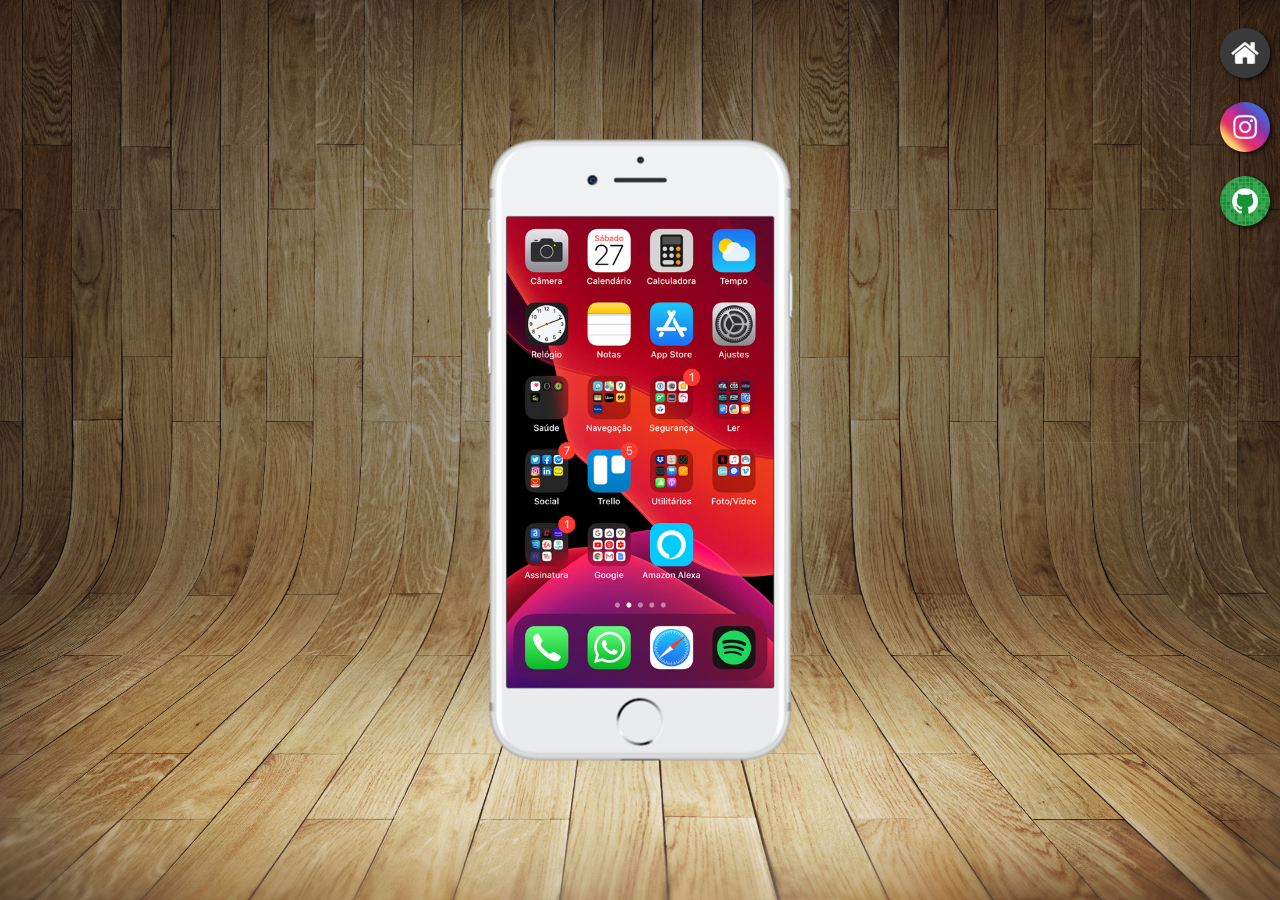
<file: index.html>
<!DOCTYPE html>
<html lang="pt-br">
<head>
    <meta charset="UTF-8">
    <meta name="viewport" content="width=device-width, initial-scale=1.0">
    <title>Projeto Social</title>
    <link rel="shortcut icon" href="favicon.ico" type="image/x-icon">
    <link rel="stylesheet" href="estilo/style.css">
</head>
<body>
    <main>
        <section id="telefone">
            <iframe src="home.html" frameborder="0" name="tela" id="tela"></iframe>
        </section><br>
        <section id="redes-socias">
            <a href="home.html" target="tela"><img src="imagens/logo-home.jpg" alt="home"></a><br>
            <a href="instagram.html" target="tela"><img src="imagens/logo-instagram.jpg" alt="instagram"></a><br>
            <a href="github.html" target="tela"><img src="imagens/logo-github.jpg" alt="github"></a><br>
        </section>
    </main>
</body>
</html>
</file>
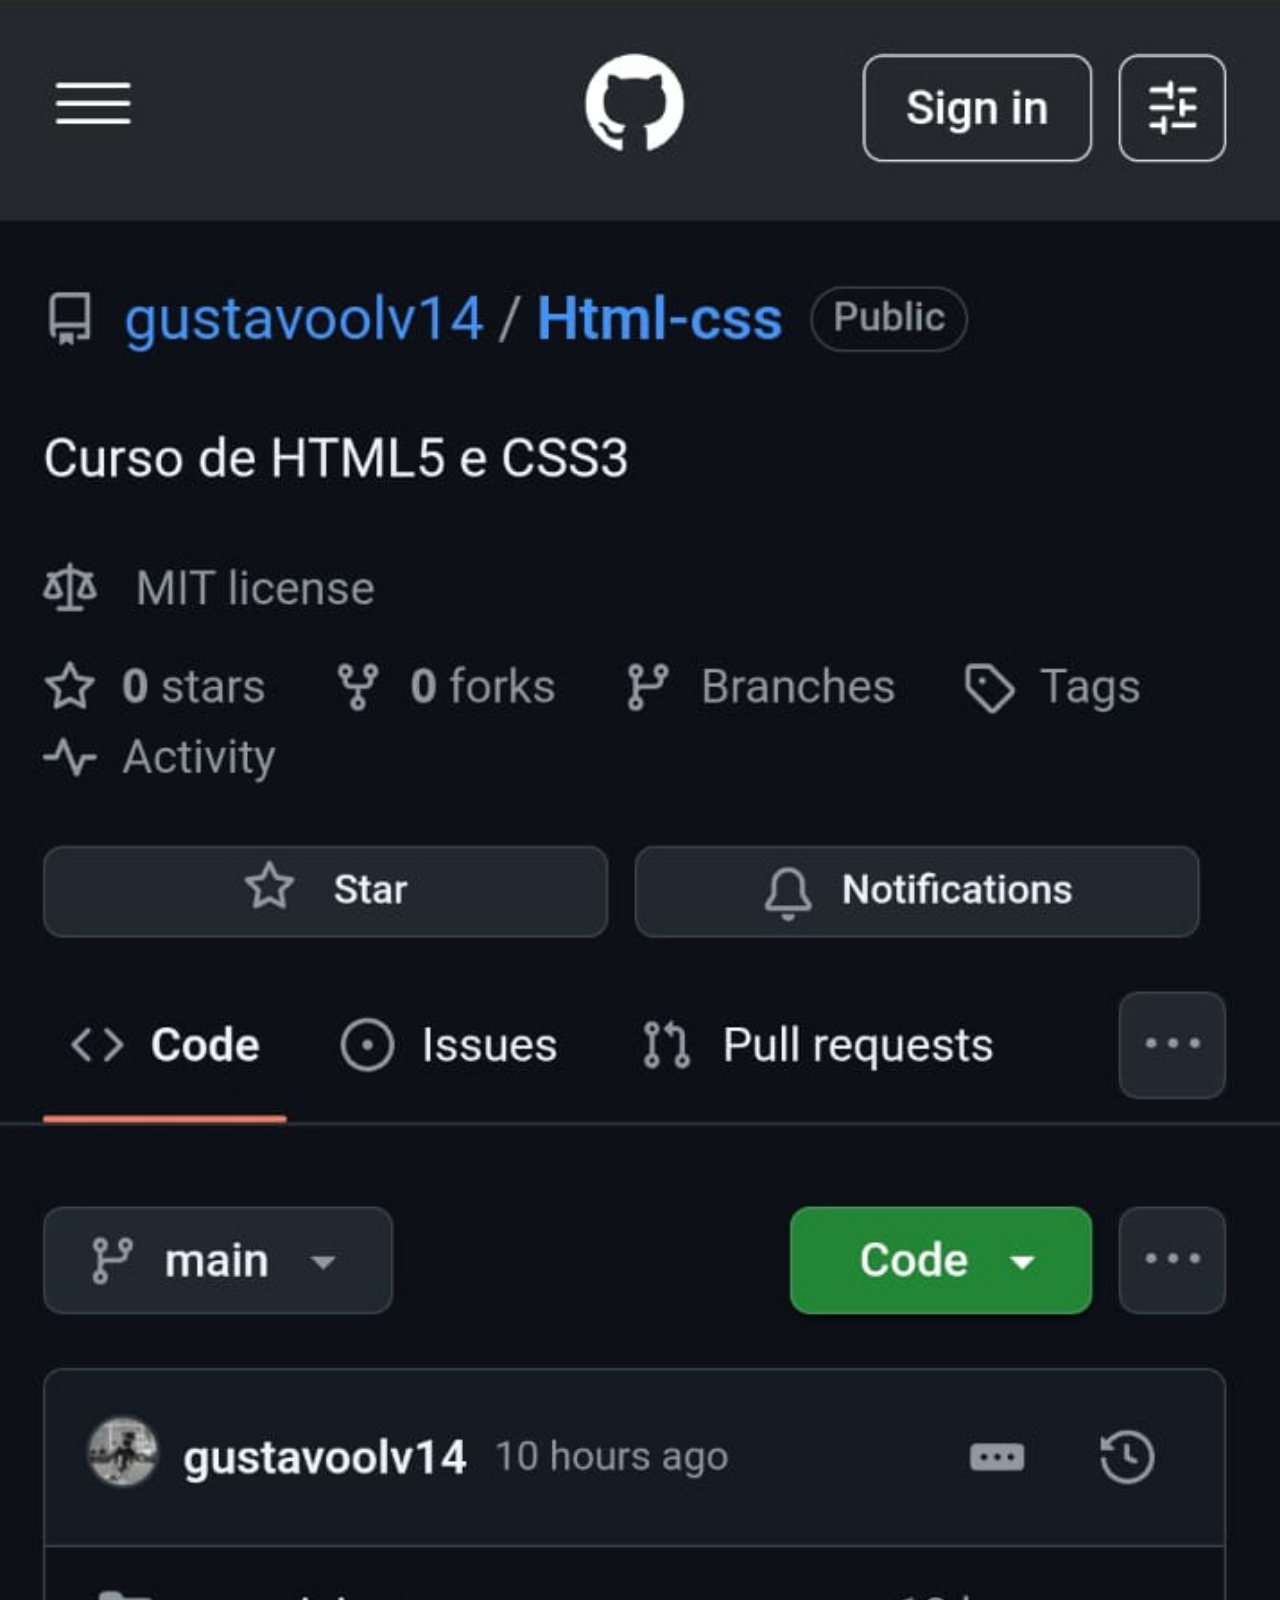
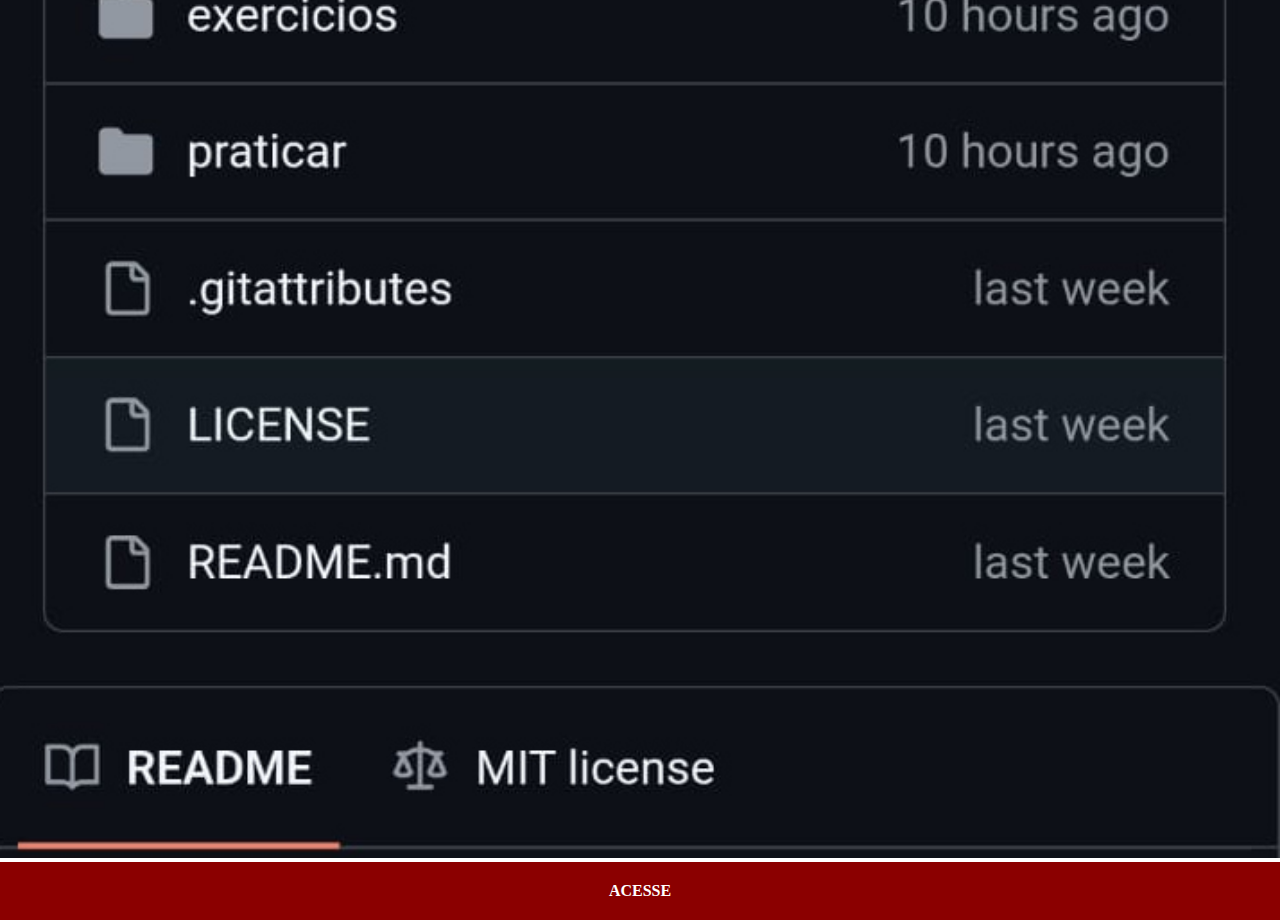
<file: github.html>
<!DOCTYPE html>
<html lang="pt-br">
<head>
    <meta charset="UTF-8">
    <meta name="viewport" content="width=device-width, initial-scale=1.0">
    <title>Github</title>
    <style>
        *{
            padding: 0px;
            margin: 0px;
        }
        ::-webkit-scrollbar{
            width: 0px;
            height: 0px;
        }
        img{
            width:100vw ;
        }
        a{
            display: block;
            background-color: darkred;
            padding: 20px;
            text-align: center;
            text-decoration: none;
            font-weight: bolder;
            color: white;
        }
        a:hover{
            background-color: red;
        }
    </style>
</head>
<body>
    <img src="imagens/github001.jpeg" alt="GitHub">
    <a href="https://github.com/gustavoolv14?tab=repositorios" target="_blank">ACESSE</a>
</body>
</html>
</file>
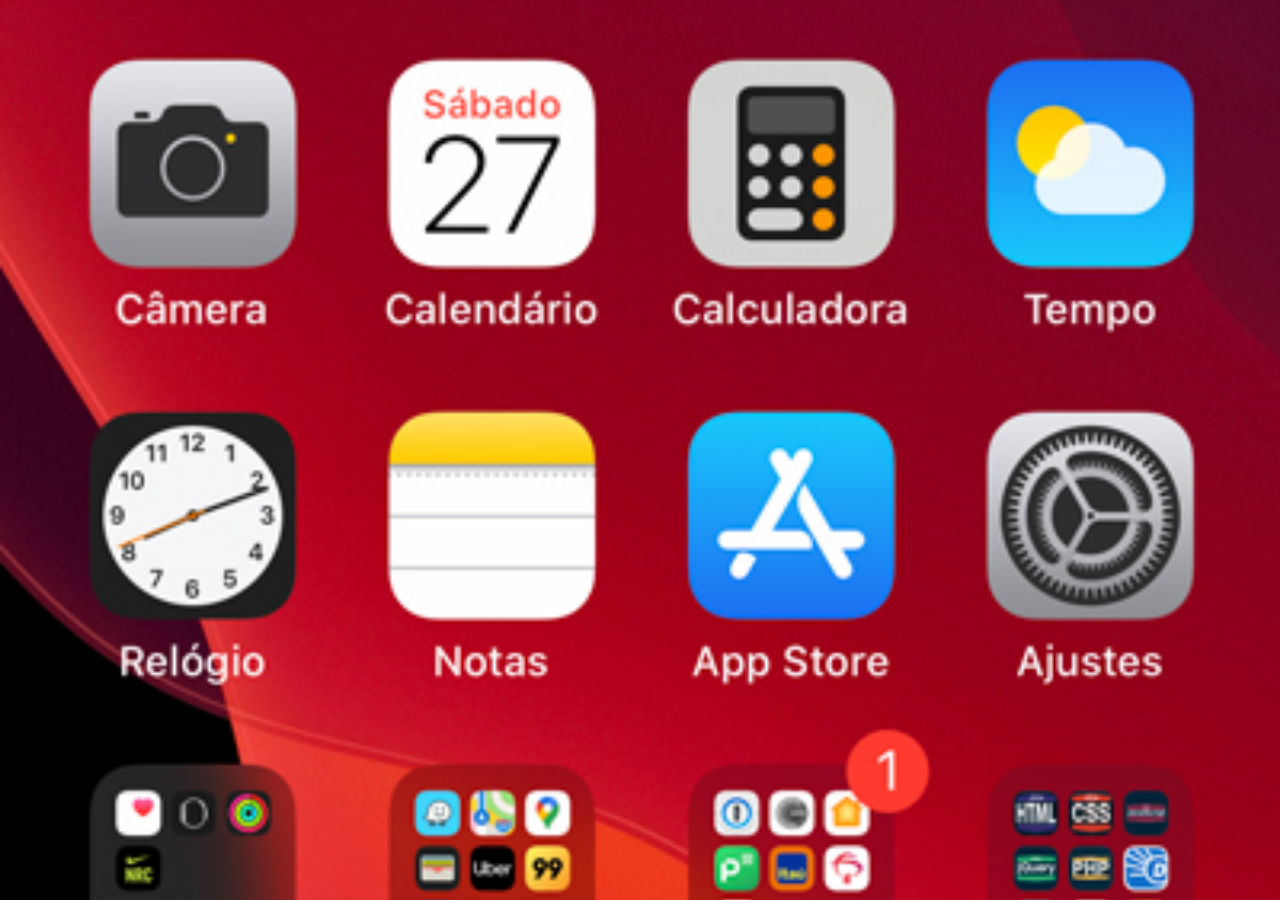
<file: home.html>
<!DOCTYPE html>
<html lang="pt-br">
<head>
    <meta charset="UTF-8">
    <meta name="viewport" content="width=device-width, initial-scale=1.0">
    <title>Home</title>
</head>
<style>
    *{
        padding: 0px;
        margin: 0px;
    }
    body{
        height: 100vh;
        width: 100vw;
        background: url('imagens/tela-home.jpg') no-repeat top center;
        background-size: cover;
    }

</style>
<body>
    
</body>
</html>
</file>
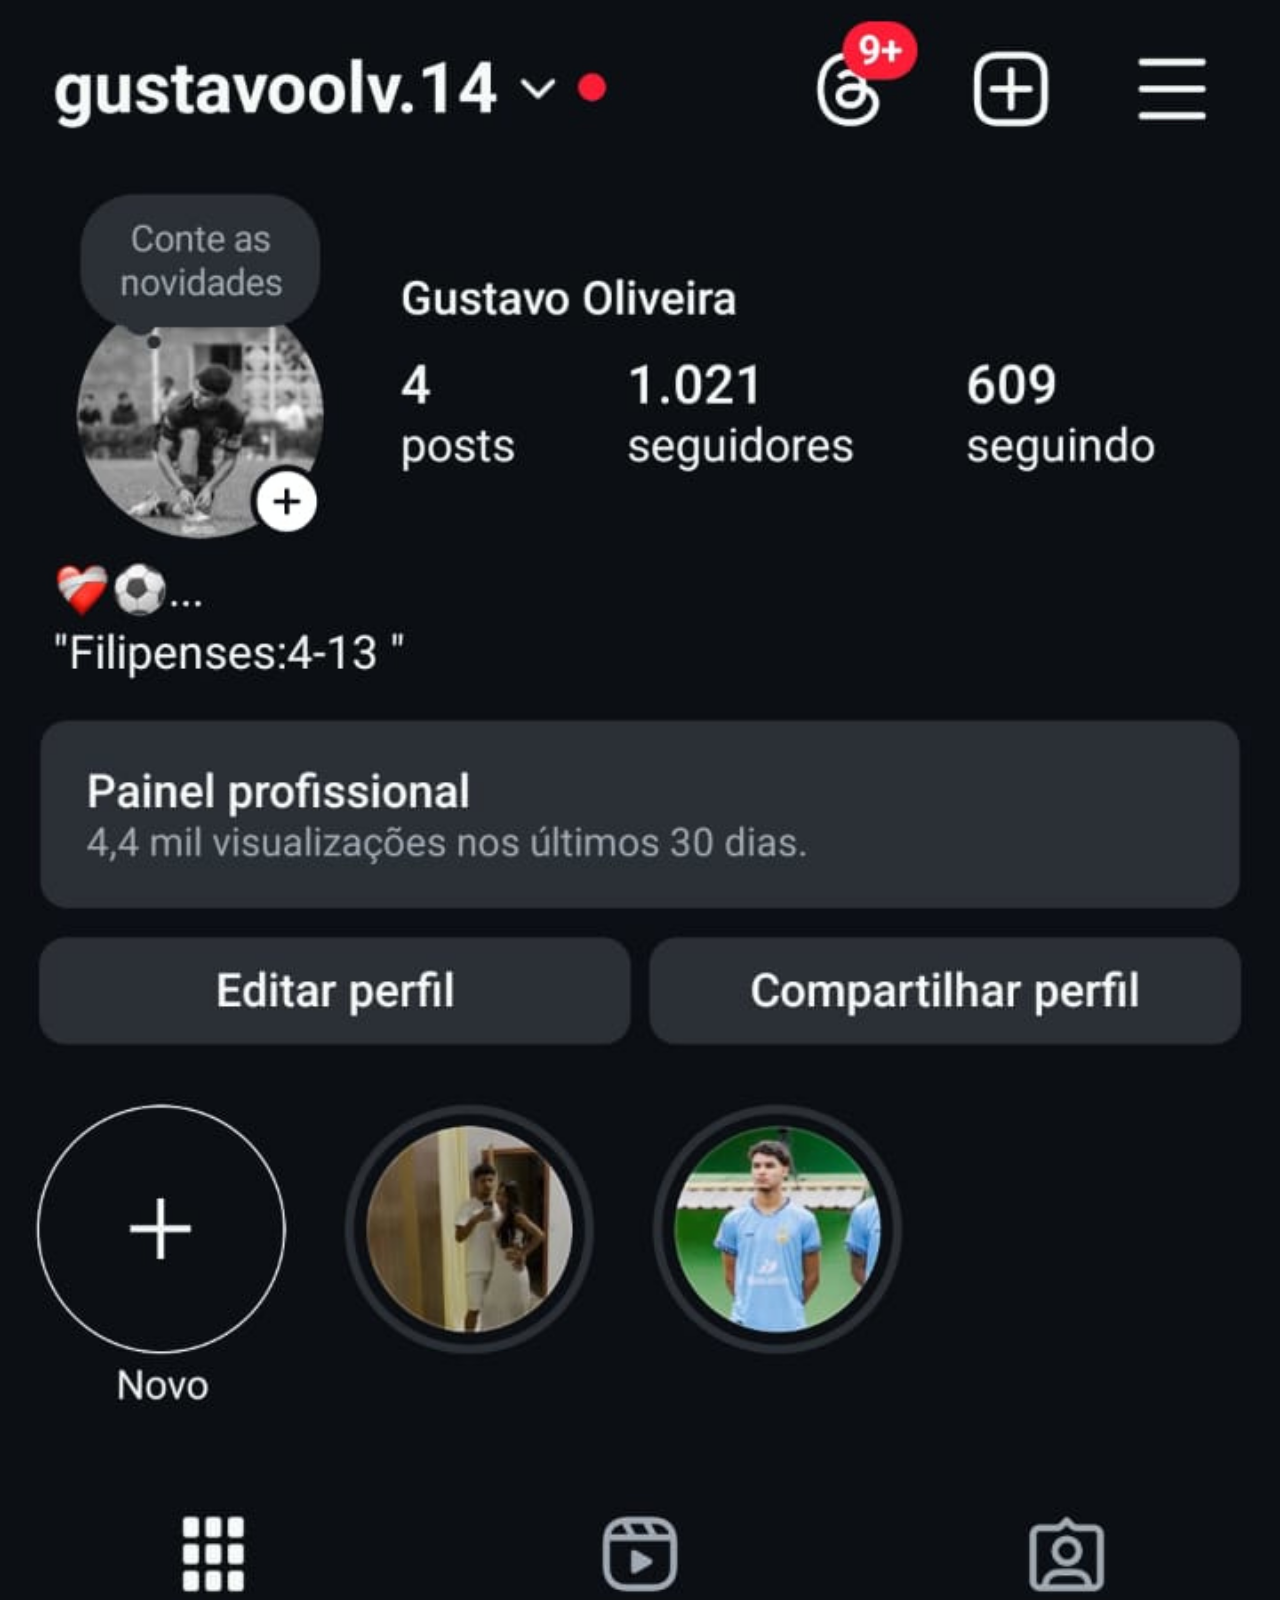
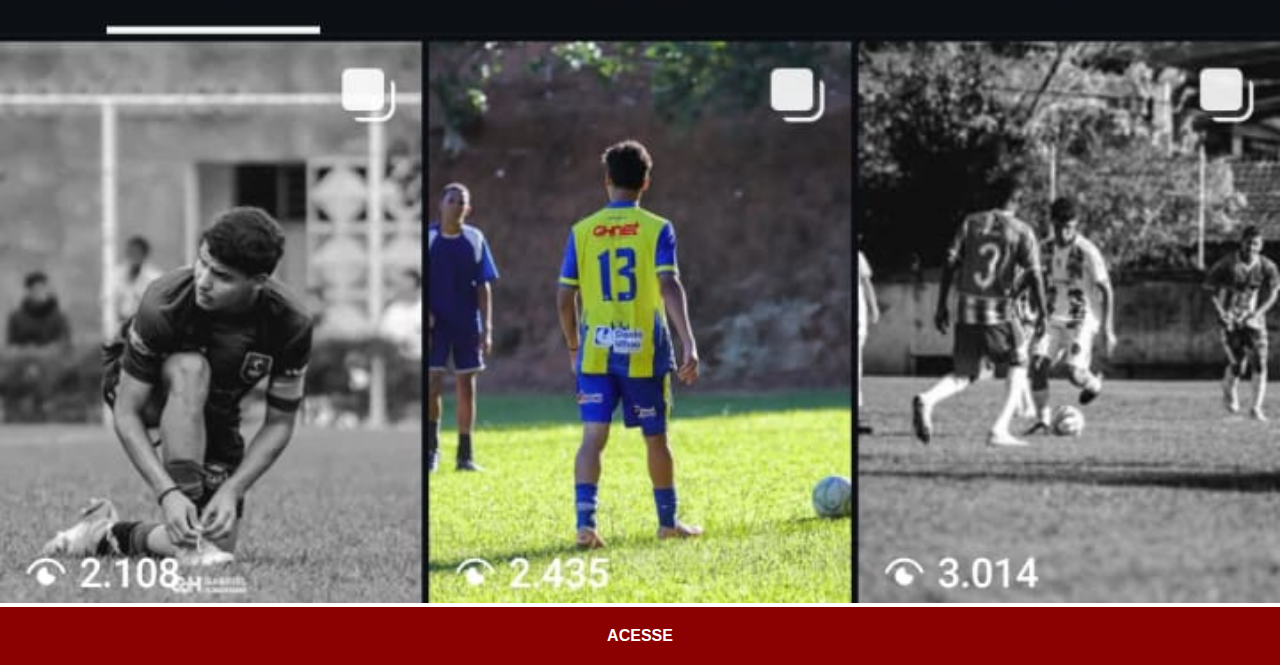
<file: instagram.html>
<!DOCTYPE html>
<html lang="pt-br">
<head>
    <meta charset="UTF-8">
    <meta name="viewport" content="width=device-width, initial-scale=1.0">
    <title>Instagram</title>
</head>
<style>
    *{
        padding: 0px;
        margin:0px;
        font-family: Arial, Helvetica, sans-serif;
    }
    ::-webkit-scrollbar{
        width: 0px;
        height: 0px;
    }
    img{
        width: 100vw;
    }
    a{
        display: block;
        background-color: darkred;
        padding: 20px;
        text-align: center;
        text-decoration: none;
        font-weight: bolder;
        color: white;
    }
    a:hover{
        background-color: red;
    }
</style>
<body>
    <img src="imagens/instagram001.jpeg" alt="instagram">
    <a href="https://www.instagram.com/gustavoolv.14/" target="_blank">ACESSE</a>
</body>
</html>
</file>
<file: estilo/style.css>
@charset "UTF-8";

* {
    padding: 0px;
    margin: 0px;
        font-family: Arial, Helvetica, 
    sans-serif;
}


html, body{
    height: 100vh;
    width: 100vw;

}
main{
    position: relative;
    height: 100vh;
    background: url('../imagens/fundo-madeira.jpg') no-repeat;
    background-size: cover;
  
  
    
}

section#telefone{
    position:absolute;
    top: 50%;
    left: 50%;

    height: 627px;
    width: 311px;
    transform: translate(-50%, -50%);
    background: url('../imagens/frame-iphone.png') no-repeat;
    
   
}

iframe#tela{
    position: relative;
    top: 80px;
    left: 22px;
    width: 267px;
    height: 471px;
}

section#redes-socias{
    text-align: right;
}
section#redes-socias img{
    width: 50px;
    margin: 10px;
    border-radius: 50%;
    box-shadow: 2px 2px 5px rgba(0, 0, 0, 0.788);
}
section#redes-socias img:hover{
    border: 2px solid rgba(255, 255, 255, 0.452);
    transform: translate(-5px, -5px);
    box-shadow: 5px 5px 10px rgba(0, 0, 0, 0.63);
    transition: transform 0.5s;
}
</file>
